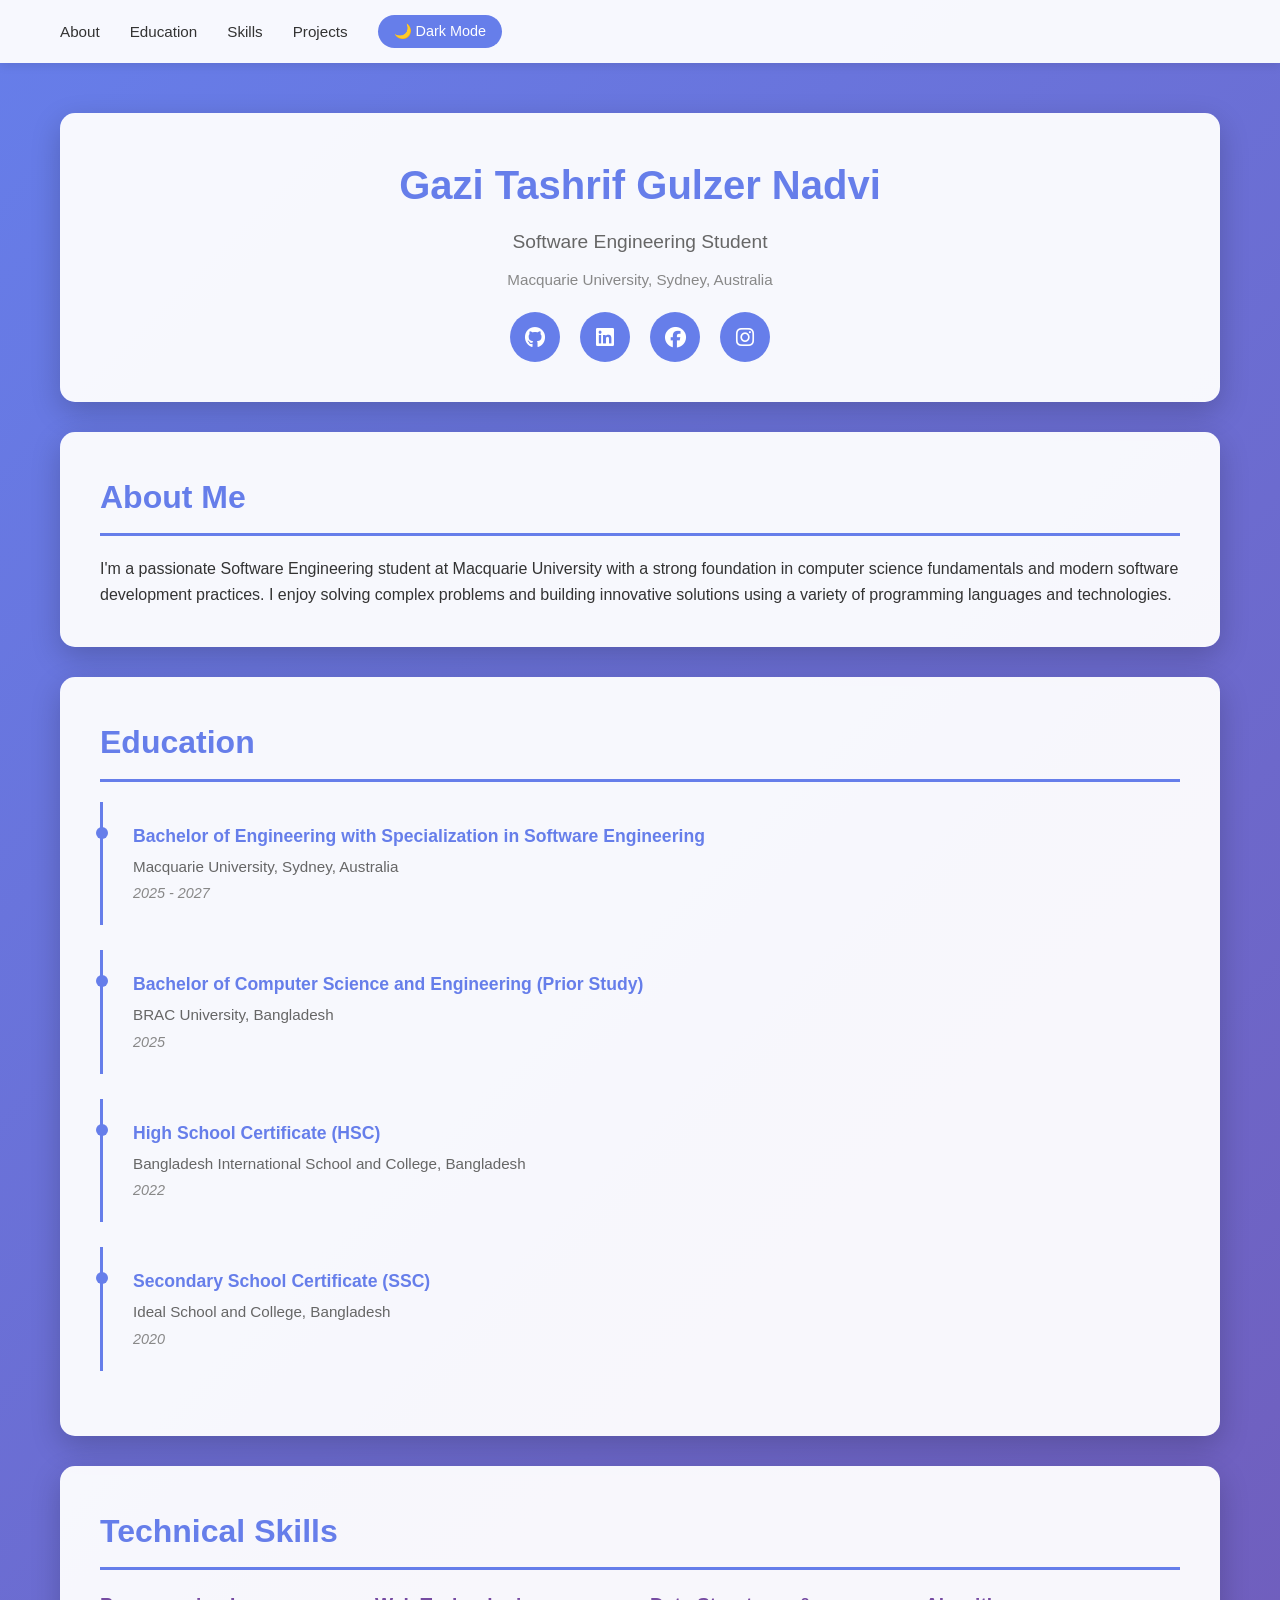
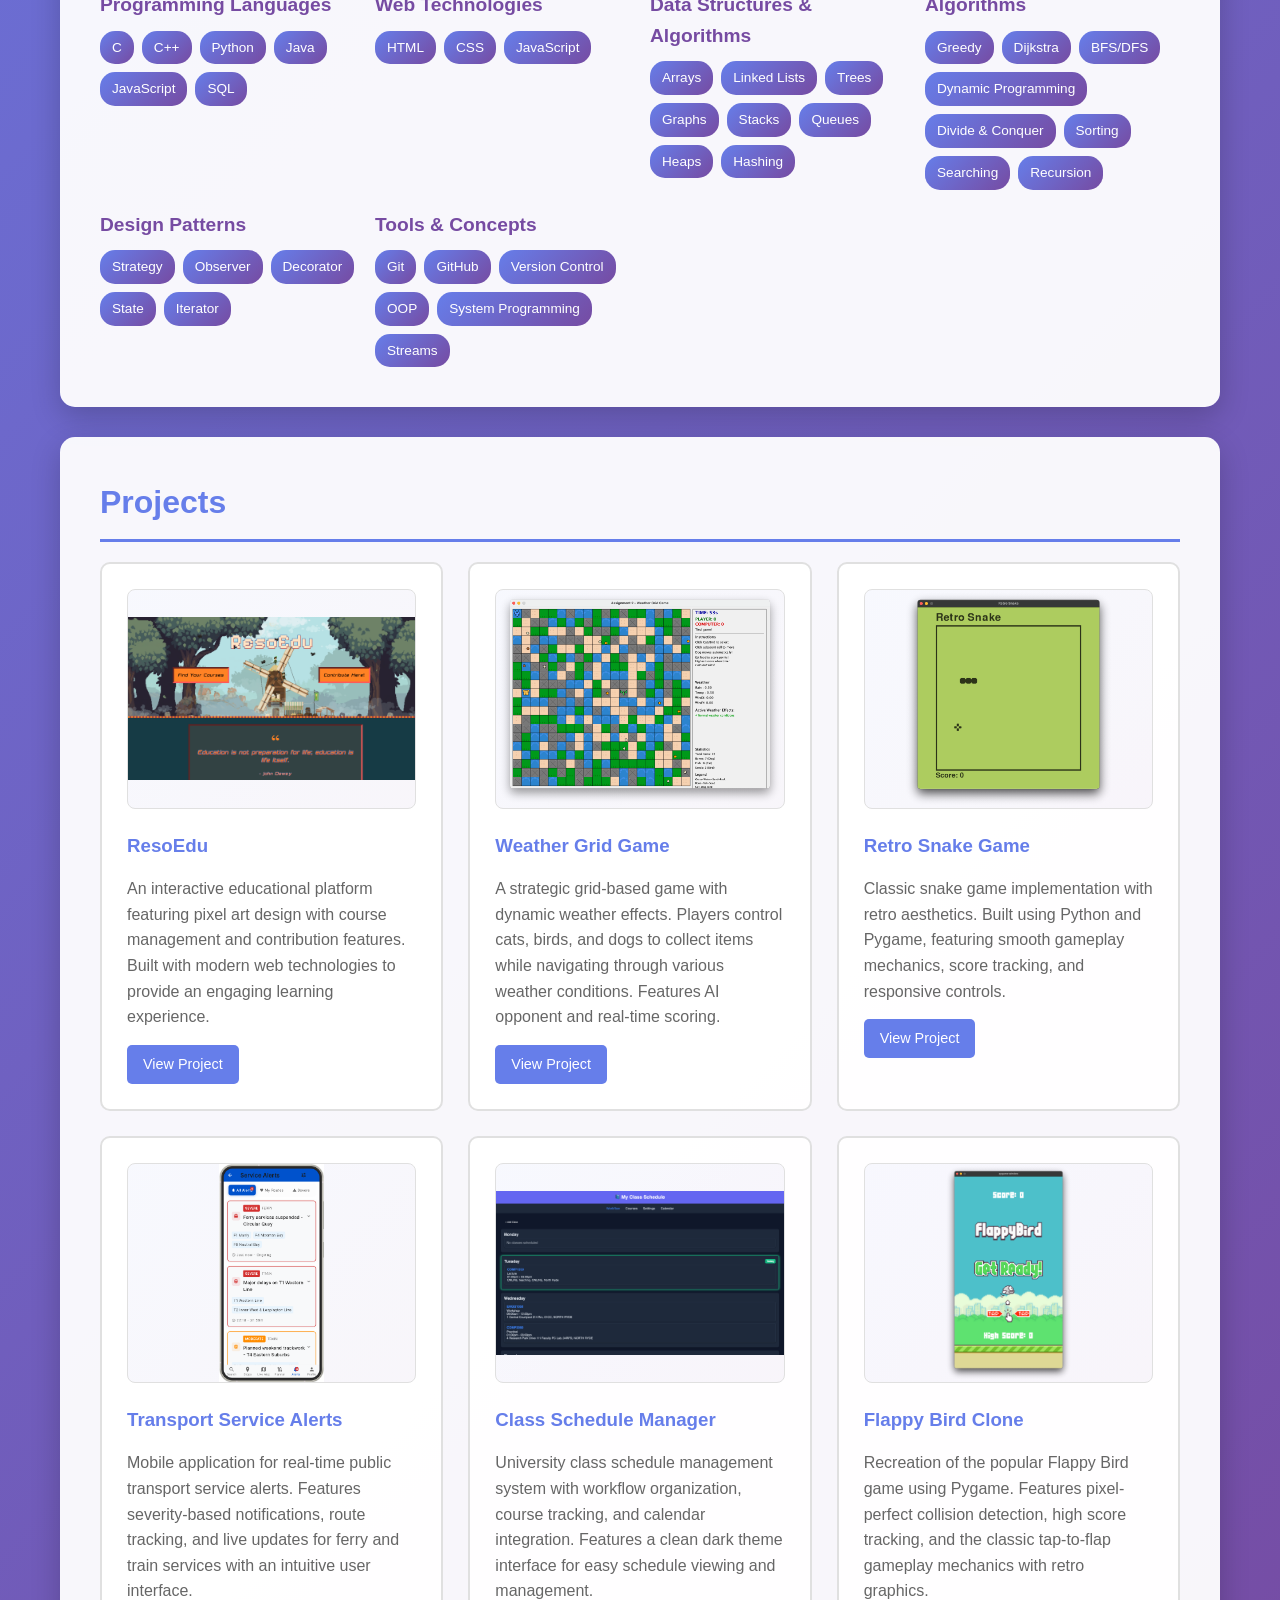
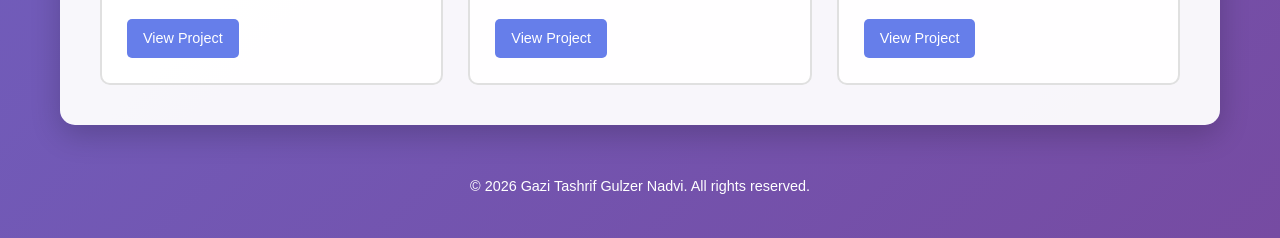
<file: index.html>
<!DOCTYPE html>
<html lang="en">
<head>
    <meta charset="UTF-8">
    <meta name="viewport" content="width=device-width, initial-scale=1.0">
    <title>Gazi Tashrif Gulzer Nadvi - Portfolio</title>
    <link rel="stylesheet" href="https://cdnjs.cloudflare.com/ajax/libs/font-awesome/6.5.1/css/all.min.css">
    <link rel="stylesheet" href="style.css">
</head>
<body>
    <nav>
        <div class="nav-container">
            <button class="mobile-menu-btn" onclick="toggleMenu()">Menu</button>
            <ul class="nav-links" id="navLinks">
                <li><a href="#about">About</a></li>
                <li><a href="#education">Education</a></li>
                <li><a href="#skills">Skills</a></li>
                <li><a href="#projects">Projects</a></li>
                <li><button class="theme-toggle" onclick="toggleTheme()">🌙 Dark Mode</button></li>
            </ul>
        </div>
    </nav>

    <div class="container">
        <header>
            <h1>Gazi Tashrif Gulzer Nadvi</h1>
            <p class="subtitle">Software Engineering Student</p>
            <p class="location">Macquarie University, Sydney, Australia</p>
            
            <div class="social-links">
                <a href="https://github.com/yourusername" target="_blank"><i class="fab fa-github"></i></a>
                <a href="https://linkedin.com/in/yourusername" target="_blank"><i class="fab fa-linkedin"></i></a>
                <a href="https://facebook.com/yourusername" target="_blank"><i class="fab fa-facebook"></i></a>
                <a href="https://instagram.com/yourusername" target="_blank"><i class="fab fa-instagram"></i></a>
            </div>
        </header>

        <section class="section" id="about">
            <h2>About Me</h2>
            <p>I'm a passionate Software Engineering student at Macquarie University with a strong foundation in computer science fundamentals and modern software development practices. I enjoy solving complex problems and building innovative solutions using a variety of programming languages and technologies.</p>
        </section>

        <section class="section" id="education">
            <h2>Education</h2>
            <div class="education-timeline">
                <div class="education-item">
                    <h3>Bachelor of Engineering with Specialization in Software Engineering</h3>
                    <p class="institution">Macquarie University, Sydney, Australia</p>
                    <p class="year">2025 - 2027</p>
                </div>

                <div class="education-item">
                    <h3>Bachelor of Computer Science and Engineering (Prior Study)</h3>
                    <p class="institution">BRAC University, Bangladesh</p>
                    <p class="year">2025</p>
                </div>

                <div class="education-item">
                    <h3>High School Certificate (HSC)</h3>
                    <p class="institution">Bangladesh International School and College, Bangladesh</p>
                    <p class="year">2022</p>
                </div>

                <div class="education-item">
                    <h3>Secondary School Certificate (SSC)</h3>
                    <p class="institution">Ideal School and College, Bangladesh</p>
                    <p class="year">2020</p>
                </div>
            </div>
        </section>

        <section class="section" id="skills">
            <h2>Technical Skills</h2>
            <div class="skills-grid">
                <div class="skill-category">
                    <h3>Programming Languages</h3>
                    <div class="skill-tags">
                        <span class="skill-tag">C</span>
                        <span class="skill-tag">C++</span>
                        <span class="skill-tag">Python</span>
                        <span class="skill-tag">Java</span>
                        <span class="skill-tag">JavaScript</span>
                        <span class="skill-tag">SQL</span>
                    </div>
                </div>

                <div class="skill-category">
                    <h3>Web Technologies</h3>
                    <div class="skill-tags">
                        <span class="skill-tag">HTML</span>
                        <span class="skill-tag">CSS</span>
                        <span class="skill-tag">JavaScript</span>
                    </div>
                </div>

                <div class="skill-category">
                    <h3>Data Structures & Algorithms</h3>
                    <div class="skill-tags">
                        <span class="skill-tag">Arrays</span>
                        <span class="skill-tag">Linked Lists</span>
                        <span class="skill-tag">Trees</span>
                        <span class="skill-tag">Graphs</span>
                        <span class="skill-tag">Stacks</span>
                        <span class="skill-tag">Queues</span>
                        <span class="skill-tag">Heaps</span>
                        <span class="skill-tag">Hashing</span>
                    </div>
                </div>

                <div class="skill-category">
                    <h3>Algorithms</h3>
                    <div class="skill-tags">
                        <span class="skill-tag">Greedy</span>
                        <span class="skill-tag">Dijkstra</span>
                        <span class="skill-tag">BFS/DFS</span>
                        <span class="skill-tag">Dynamic Programming</span>
                        <span class="skill-tag">Divide & Conquer</span>
                        <span class="skill-tag">Sorting</span>
                        <span class="skill-tag">Searching</span>
                        <span class="skill-tag">Recursion</span>
                    </div>
                </div>

                <div class="skill-category">
                    <h3>Design Patterns</h3>
                    <div class="skill-tags">
                        <span class="skill-tag">Strategy</span>
                        <span class="skill-tag">Observer</span>
                        <span class="skill-tag">Decorator</span>
                        <span class="skill-tag">State</span>
                        <span class="skill-tag">Iterator</span>
                    </div>
                </div>

                <div class="skill-category">
                    <h3>Tools & Concepts</h3>
                    <div class="skill-tags">
                        <span class="skill-tag">Git</span>
                        <span class="skill-tag">GitHub</span>
                        <span class="skill-tag">Version Control</span>
                        <span class="skill-tag">OOP</span>
                        <span class="skill-tag">System Programming</span>
                        <span class="skill-tag">Streams</span>
                    </div>
                </div>
            </div>
        </section>

        <section class="section" id="projects">
            <h2>Projects</h2>
            <div class="projects-container">
                <div class="project-card">
                    <img src="images/resoedu.png" alt="ResoEdu - Educational Platform" class="project-image">
                    <h3>ResoEdu</h3>
                    <p>An interactive educational platform featuring pixel art design with course management and contribution features. Built with modern web technologies to provide an engaging learning experience.</p>
                    <a href="#" class="project-link">View Project</a>
                </div>

                <div class="project-card">
                    <img src="images/weather-grid.png" alt="Weather Grid Game" class="project-image">
                    <h3>Weather Grid Game</h3>
                    <p>A strategic grid-based game with dynamic weather effects. Players control cats, birds, and dogs to collect items while navigating through various weather conditions. Features AI opponent and real-time scoring.</p>
                    <a href="#" class="project-link">View Project</a>
                </div>

                <div class="project-card">
                    <img src="images/snake-game.png" alt="Retro Snake Game" class="project-image">
                    <h3>Retro Snake Game</h3>
                    <p>Classic snake game implementation with retro aesthetics. Built using Python and Pygame, featuring smooth gameplay mechanics, score tracking, and responsive controls.</p>
                    <a href="#" class="project-link">View Project</a>
                </div>

                <div class="project-card">
                    <img src="images/nsw-transit.png" alt="Transport Service Alerts App" class="project-image">
                    <h3>Transport Service Alerts</h3>
                    <p>Mobile application for real-time public transport service alerts. Features severity-based notifications, route tracking, and live updates for ferry and train services with an intuitive user interface.</p>
                    <a href="#" class="project-link">View Project</a>
                </div>

                <div class="project-card">
                    <img src="images/class-routine.png" alt="Class Schedule Manager" class="project-image">
                    <h3>Class Schedule Manager</h3>
                    <p>University class schedule management system with workflow organization, course tracking, and calendar integration. Features a clean dark theme interface for easy schedule viewing and management.</p>
                    <a href="#" class="project-link">View Project</a>
                </div>

                <div class="project-card">
                    <img src="images/flappy-bird.png" alt="Flappy Bird Clone" class="project-image">
                    <h3>Flappy Bird Clone</h3>
                    <p>Recreation of the popular Flappy Bird game using Pygame. Features pixel-perfect collision detection, high score tracking, and the classic tap-to-flap gameplay mechanics with retro graphics.</p>
                    <a href="#" class="project-link">View Project</a>
                </div>
            </div>
        </section>

        <footer>
            <p>&copy; 2026 Gazi Tashrif Gulzer Nadvi. All rights reserved.</p>
        </footer>
    </div>

    <script src="script.js"></script>
</body>
</html>
</file>
<file: style.css>
* {
    margin: 0;
    padding: 0;
    box-sizing: border-box;
}

:root {
    --bg-gradient-start: #667eea;
    --bg-gradient-end: #764ba2;
    --card-bg: rgba(255, 255, 255, 0.95);
    --text-primary: #333;
    --text-secondary: #666;
    --text-tertiary: #888;
    --accent-color: #667eea;
    --accent-hover: #764ba2;
    --border-color: #e0e0e0;
    --footer-text: white;
}

[data-theme="dark"] {
    --bg-gradient-start: #1a1a2e;
    --bg-gradient-end: #16213e;
    --card-bg: rgba(30, 30, 46, 0.95);
    --text-primary: #e0e0e0;
    --text-secondary: #b0b0b0;
    --text-tertiary: #808080;
    --accent-color: #8b9cff;
    --accent-hover: #9b7ed9;
    --border-color: #3a3a4a;
    --footer-text: #b0b0b0;
}

body {
    font-family: 'Segoe UI', Tahoma, Geneva, Verdana, sans-serif;
    line-height: 1.6;
    color: var(--text-primary);
    background: linear-gradient(135deg, var(--bg-gradient-start) 0%, var(--bg-gradient-end) 100%);
    min-height: 100vh;
    transition: background 0.3s ease;
}

nav {
    background: var(--card-bg);
    padding: 15px 0;
    position: sticky;
    top: 0;
    z-index: 1000;
    box-shadow: 0 2px 10px rgba(0, 0, 0, 0.1);
    transition: background 0.3s ease;
}

.nav-container {
    max-width: 1200px;
    margin: 0 auto;
    padding: 0 20px;
    display: flex;
    justify-content: space-between;
    align-items: center;
}

.nav-links {
    display: flex;
    gap: 30px;
    list-style: none;
    align-items: center;
}

.nav-links a {
    color: var(--text-primary);
    text-decoration: none;
    font-size: 0.95em;
    transition: color 0.3s ease;
    font-weight: 500;
}

.nav-links a:hover {
    color: var(--accent-color);
}

.theme-toggle {
    background: var(--accent-color);
    color: white;
    border: none;
    padding: 8px 16px;
    border-radius: 20px;
    cursor: pointer;
    font-size: 0.9em;
    transition: all 0.3s ease;
    font-weight: 500;
}

.theme-toggle:hover {
    background: var(--accent-hover);
    transform: translateY(-2px);
}

.container {
    max-width: 1200px;
    margin: 0 auto;
    padding: 20px;
}

header {
    background: var(--card-bg);
    padding: 40px;
    border-radius: 15px;
    margin-bottom: 30px;
    margin-top: 30px;
    box-shadow: 0 10px 30px rgba(0, 0, 0, 0.2);
    text-align: center;
    transition: background 0.3s ease;
}

h1 {
    color: var(--accent-color);
    font-size: 2.5em;
    margin-bottom: 10px;
}

.subtitle {
    color: var(--text-secondary);
    font-size: 1.2em;
    margin-bottom: 10px;
}

.location {
    color: var(--text-tertiary);
    font-size: 0.95em;
}

.social-links {
    margin-top: 20px;
    display: flex;
    gap: 20px;
    justify-content: center;
    flex-wrap: wrap;
}

.social-links a {
    display: flex;
    align-items: center;
    justify-content: center;
    width: 50px;
    height: 50px;
    background: var(--accent-color);
    color: white;
    text-decoration: none;
    border-radius: 50%;
    transition: all 0.3s ease;
    font-size: 1.3em;
}

.social-links a:hover {
    background: var(--accent-hover);
    transform: translateY(-5px);
    box-shadow: 0 5px 15px rgba(0, 0, 0, 0.3);
}

.section {
    background: var(--card-bg);
    padding: 40px;
    border-radius: 15px;
    margin-bottom: 30px;
    box-shadow: 0 10px 30px rgba(0, 0, 0, 0.2);
    transition: background 0.3s ease;
}

h2 {
    color: var(--accent-color);
    margin-bottom: 20px;
    font-size: 2em;
    border-bottom: 3px solid var(--accent-color);
    padding-bottom: 10px;
}

.skills-grid {
    display: grid;
    grid-template-columns: repeat(auto-fit, minmax(250px, 1fr));
    gap: 20px;
    margin-top: 20px;
}

.skill-category h3 {
    color: var(--accent-hover);
    margin-bottom: 10px;
    font-size: 1.2em;
}

.skill-tags {
    display: flex;
    flex-wrap: wrap;
    gap: 8px;
}

.skill-tag {
    background: linear-gradient(135deg, var(--accent-color) 0%, var(--accent-hover) 100%);
    color: white;
    padding: 6px 12px;
    border-radius: 15px;
    font-size: 0.85em;
}

.projects-container {
    display: grid;
    grid-template-columns: repeat(auto-fill, minmax(300px, 1fr));
    gap: 25px;
    margin-top: 20px;
}

.project-card {
    background: var(--card-bg);
    border: 2px solid var(--border-color);
    border-radius: 10px;
    padding: 25px;
    transition: all 0.3s ease;
    overflow: hidden;
}

.project-image {
    width: 100%;
    height: 220px;
    object-fit: contain;
    object-position: center;
    border-radius: 8px;
    margin-bottom: 15px;
    background: linear-gradient(135deg, rgba(102, 126, 234, 0.05) 0%, rgba(118, 75, 162, 0.05) 100%);
    border: 1px solid var(--border-color);
}

.project-card:hover {
    transform: translateY(-5px);
    box-shadow: 0 8px 20px rgba(102, 126, 234, 0.3);
    border-color: var(--accent-color);
}

.project-card h3 {
    color: var(--accent-color);
    margin-bottom: 15px;
}

.project-card p {
    color: var(--text-secondary);
    margin-bottom: 15px;
}

.project-link {
    display: inline-block;
    padding: 8px 16px;
    background: var(--accent-color);
    color: white;
    text-decoration: none;
    border-radius: 5px;
    font-size: 0.9em;
    transition: all 0.3s ease;
}

.project-link:hover {
    background: var(--accent-hover);
}

.education-timeline {
    margin-top: 20px;
}

.education-item {
    padding: 20px;
    border-left: 3px solid var(--accent-color);
    margin-bottom: 25px;
    position: relative;
    padding-left: 30px;
}

.education-item::before {
    content: '';
    width: 12px;
    height: 12px;
    background: var(--accent-color);
    border-radius: 50%;
    position: absolute;
    left: -7.5px;
    top: 25px;
}

.education-item h3 {
    color: var(--accent-color);
    font-size: 1.1em;
    margin-bottom: 5px;
}

.education-item .institution {
    color: var(--text-secondary);
    font-size: 0.95em;
    margin-bottom: 3px;
}

.education-item .year {
    color: var(--text-tertiary);
    font-size: 0.9em;
    font-style: italic;
}

footer {
    text-align: center;
    padding: 20px;
    color: var(--footer-text);
    font-size: 0.9em;
}

.mobile-menu-btn {
    display: none;
    background: var(--accent-color);
    color: white;
    border: none;
    padding: 8px 16px;
    border-radius: 5px;
    cursor: pointer;
    font-size: 0.9em;
}

@media (max-width: 768px) {
    h1 {
        font-size: 2em;
    }

    .section {
        padding: 25px;
    }

    .skills-grid {
        grid-template-columns: 1fr;
    }

    .nav-links {
        display: none;
        position: absolute;
        top: 100%;
        left: 0;
        right: 0;
        background: var(--card-bg);
        flex-direction: column;
        padding: 20px;
        box-shadow: 0 5px 10px rgba(0, 0, 0, 0.1);
    }

    .nav-links.active {
        display: flex;
    }

    .mobile-menu-btn {
        display: block;
    }

    .nav-container {
        flex-wrap: wrap;
    }
}
</file>
